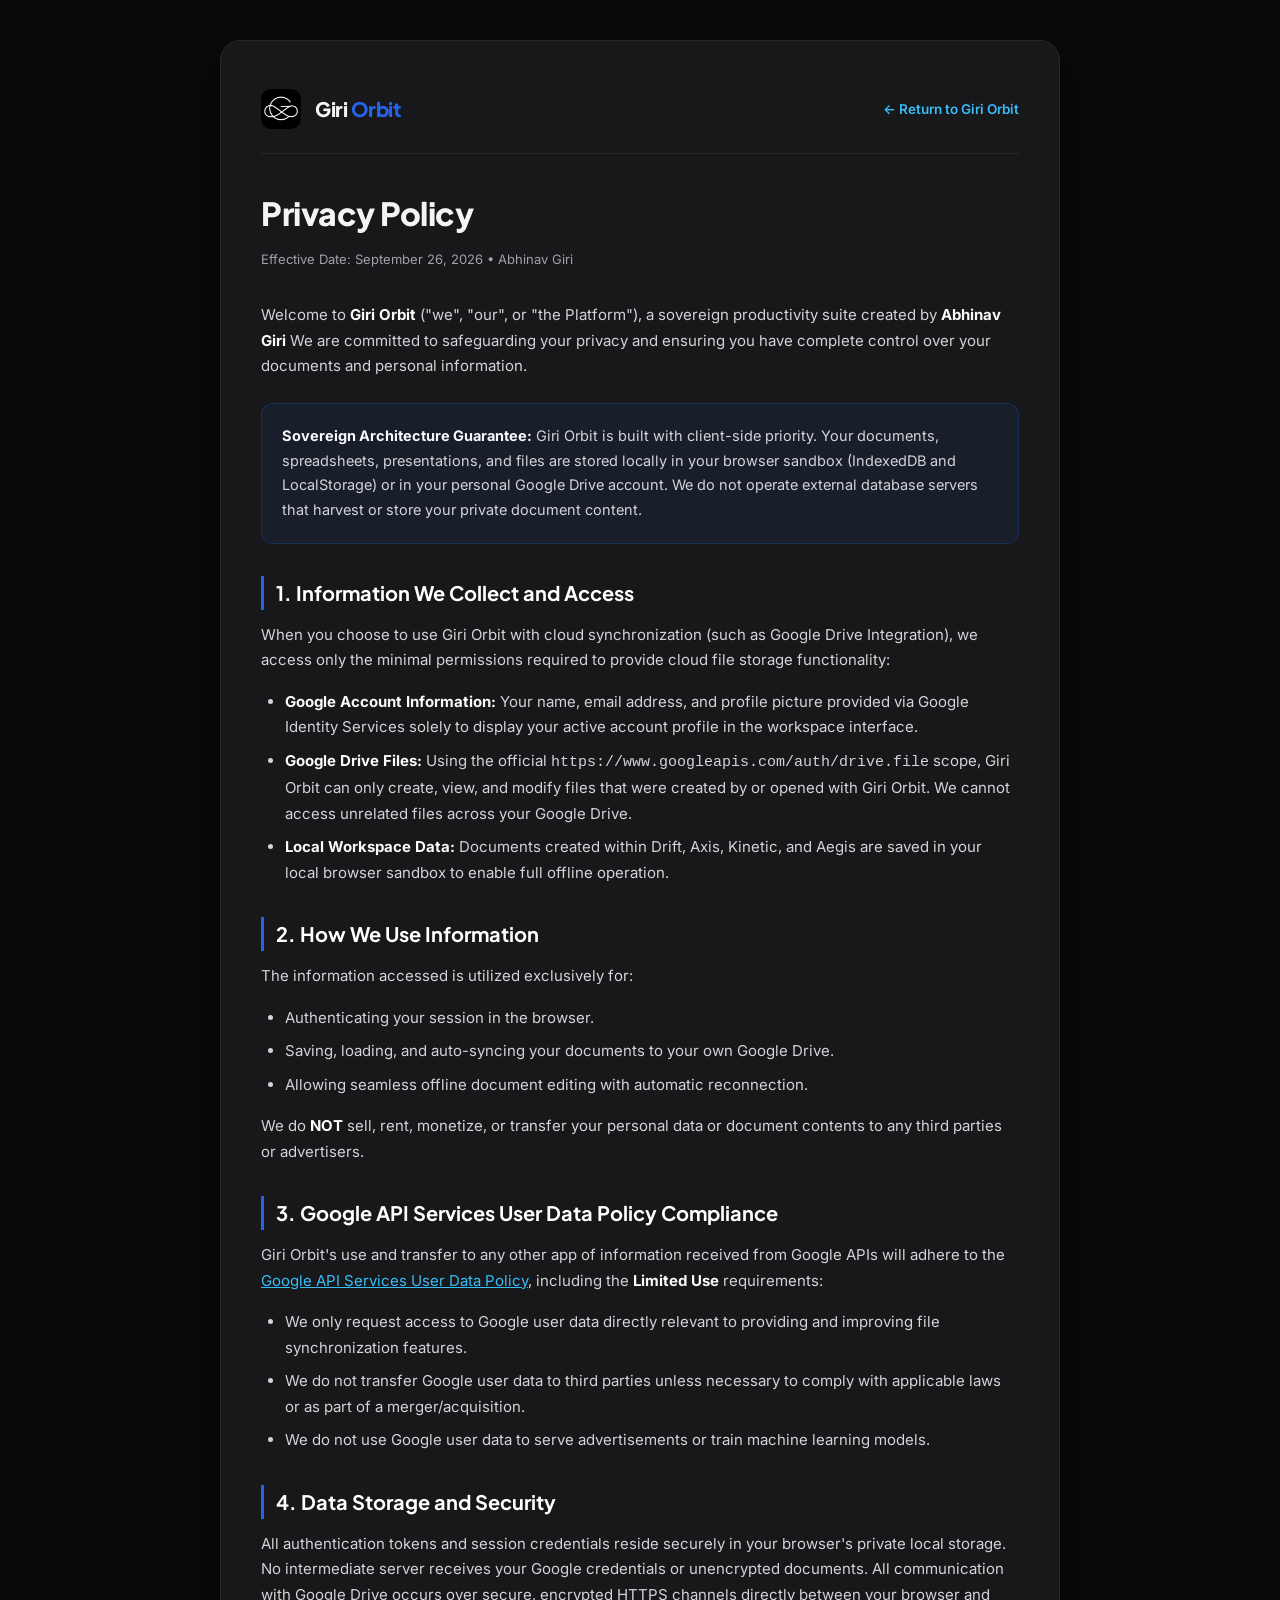
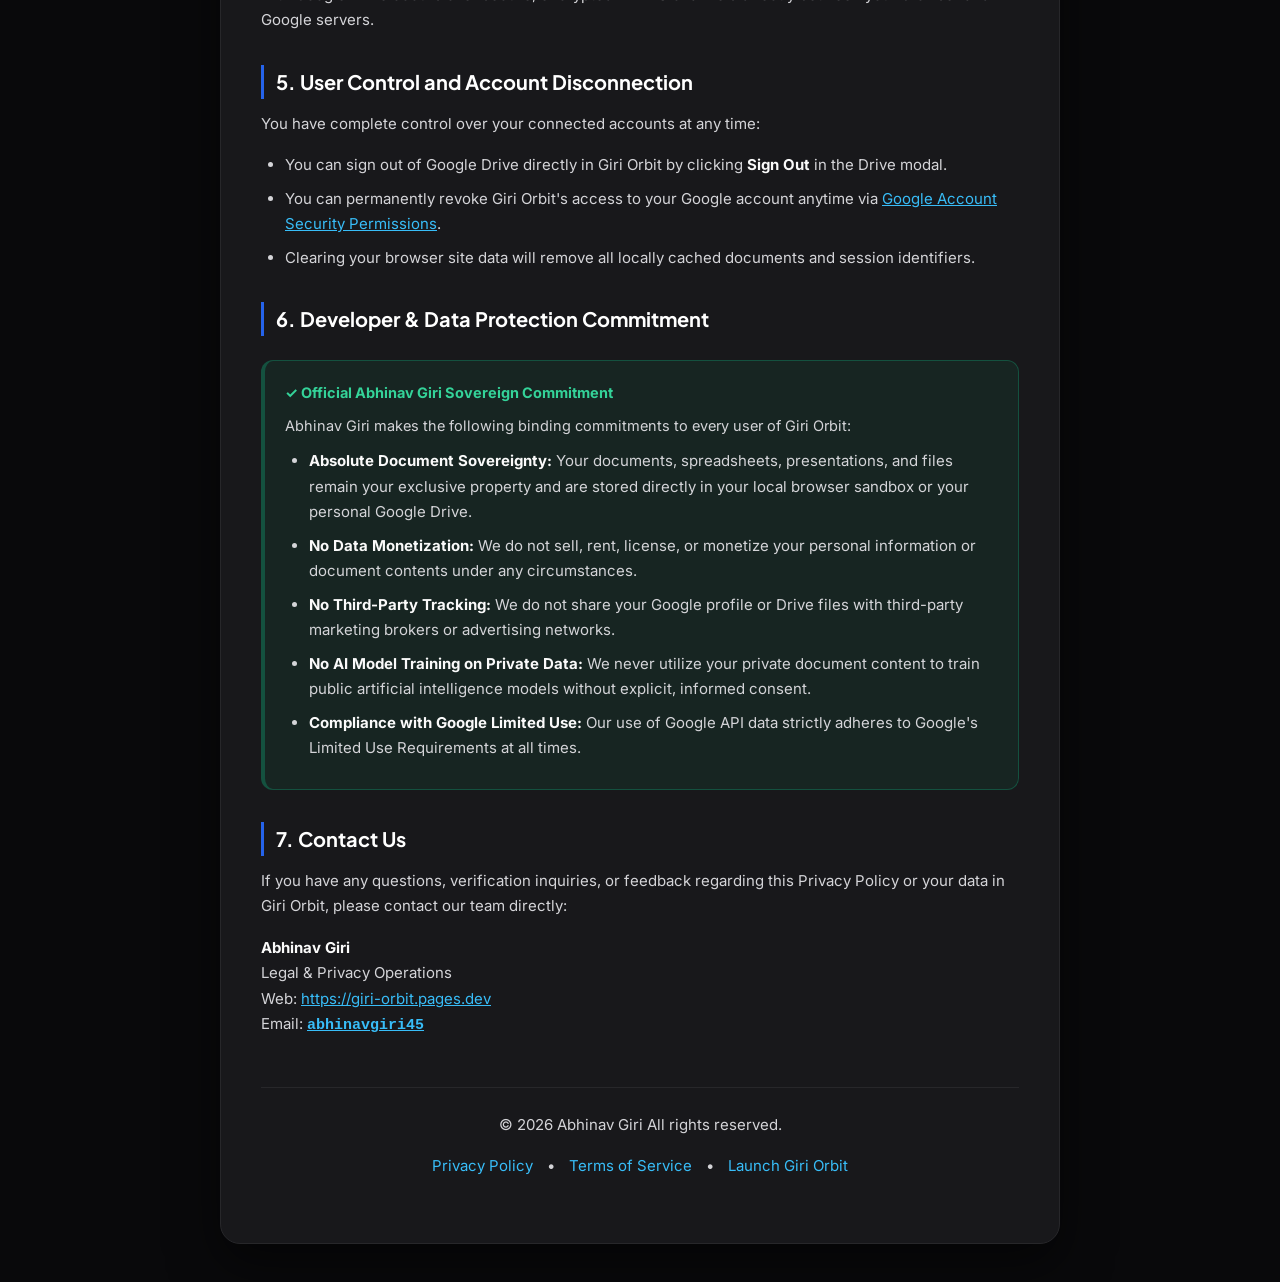
<file: privacy.html>
<!DOCTYPE html>
<html lang="en">
<head>
  <meta charset="UTF-8">
  <meta name="viewport" content="width=device-width, initial-scale=1.0">
  <title>Privacy Policy — Giri Orbit | Made by Abhinav Giri</title>
  <link rel="icon" type="image/png" href="assets/giri-logo-symbol.png">
  <link rel="preconnect" href="https://fonts.googleapis.com">
  <link rel="preconnect" href="https://fonts.gstatic.com" crossorigin>
  <link href="https://fonts.googleapis.com/css2?family=Inter:wght@300;400;500;600;700;800&family=Plus+Jakarta+Sans:wght@600;700;800&display=swap" rel="stylesheet">
  <style>
    :root {
      --bg: #09090b;
      --card-bg: #18181b;
      --border: #27272a;
      --text: #f4f4f5;
      --text-muted: #a1a1aa;
      --primary: #2563eb;
      --accent: #38bdf8;
    }
    * {
      box-sizing: border-box;
      margin: 0;
      padding: 0;
    }
    body {
      background: var(--bg);
      color: var(--text);
      font-family: 'Inter', system-ui, -apple-system, BlinkMacSystemFont, 'Segoe UI', Roboto, sans-serif;
      line-height: 1.7;
      padding: 40px 20px;
    }
    .container {
      max-width: 840px;
      margin: 0 auto;
      background: var(--card-bg);
      border: 1px solid var(--border);
      border-radius: 20px;
      padding: 48px 40px;
      box-shadow: 0 20px 50px rgba(0,0,0,0.5);
    }
    header {
      display: flex;
      align-items: center;
      justify-content: space-between;
      border-bottom: 1px solid var(--border);
      padding-bottom: 24px;
      margin-bottom: 32px;
      flex-wrap: wrap;
      gap: 16px;
    }
    .brand {
      display: flex;
      align-items: center;
      gap: 14px;
      text-decoration: none;
      color: inherit;
    }
    .brand img {
      width: 40px;
      height: 40px;
      border-radius: 10px;
    }
    .brand-title {
      font-family: 'Plus Jakarta Sans', sans-serif;
      font-weight: 800;
      font-size: 20px;
      letter-spacing: -0.5px;
    }
    .brand-title span {
      color: var(--primary);
    }
    .back-link {
      font-size: 13.5px;
      font-weight: 600;
      color: var(--accent);
      text-decoration: none;
      display: inline-flex;
      align-items: center;
      gap: 6px;
    }
    .back-link:hover {
      text-decoration: underline;
    }
    h1 {
      font-family: 'Plus Jakarta Sans', sans-serif;
      font-size: 32px;
      font-weight: 800;
      margin-bottom: 8px;
      letter-spacing: -0.5px;
    }
    .effective-date {
      font-size: 13px;
      color: var(--text-muted);
      margin-bottom: 32px;
    }
    h2 {
      font-family: 'Plus Jakarta Sans', sans-serif;
      font-size: 20px;
      font-weight: 700;
      color: #ffffff;
      margin: 32px 0 12px 0;
      border-left: 3px solid var(--primary);
      padding-left: 12px;
    }
    p, ul {
      color: #d4d4d8;
      font-size: 15px;
      margin-bottom: 16px;
    }
    ul {
      padding-left: 24px;
    }
    li {
      margin-bottom: 8px;
    }
    strong {
      color: #fafafa;
    }
    .highlight-box {
      background: rgba(37, 99, 235, 0.08);
      border: 1px solid rgba(37, 99, 235, 0.25);
      border-radius: 12px;
      padding: 20px;
      margin: 24px 0;
    }
    .highlight-box p {
      margin-bottom: 0;
      font-size: 14.5px;
    }
    footer {
      margin-top: 48px;
      padding-top: 24px;
      border-top: 1px solid var(--border);
      text-align: center;
      font-size: 13px;
      color: var(--text-muted);
    }
    footer a {
      color: var(--accent);
      text-decoration: none;
      margin: 0 10px;
    }
    footer a:hover {
      text-decoration: underline;
    }
    @media (max-width: 640px) {
      .container {
        padding: 32px 20px;
      }
      h1 {
        font-size: 26px;
      }
    }
  </style>
</head>
<body>
  <div class="container">
    <header>
      <a href="/" class="brand">
        <img src="assets/giri-logo-symbol.png" alt="Giri Orbit">
        <div class="brand-title">Giri <span>Orbit</span></div>
      </a>
      <a href="/" class="back-link">← Return to Giri Orbit</a>
    </header>

    <main>
      <h1>Privacy Policy</h1>
      <div class="effective-date">Effective Date: September 26, 2026 • Abhinav Giri</div>

      <p>
        Welcome to <strong>Giri Orbit</strong> ("we", "our", or "the Platform"), a sovereign productivity suite created by <strong>Abhinav Giri</strong> We are committed to safeguarding your privacy and ensuring you have complete control over your documents and personal information.
      </p>

      <div class="highlight-box">
        <p>
          <strong>Sovereign Architecture Guarantee:</strong> Giri Orbit is built with client-side priority. Your documents, spreadsheets, presentations, and files are stored locally in your browser sandbox (IndexedDB and LocalStorage) or in your personal Google Drive account. We do not operate external database servers that harvest or store your private document content.
        </p>
      </div>

      <h2>1. Information We Collect and Access</h2>
      <p>
        When you choose to use Giri Orbit with cloud synchronization (such as Google Drive Integration), we access only the minimal permissions required to provide cloud file storage functionality:
      </p>
      <ul>
        <li><strong>Google Account Information:</strong> Your name, email address, and profile picture provided via Google Identity Services solely to display your active account profile in the workspace interface.</li>
        <li><strong>Google Drive Files:</strong> Using the official <code>https://www.googleapis.com/auth/drive.file</code> scope, Giri Orbit can only create, view, and modify files that were created by or opened with Giri Orbit. We cannot access unrelated files across your Google Drive.</li>
        <li><strong>Local Workspace Data:</strong> Documents created within Drift, Axis, Kinetic, and Aegis are saved in your local browser sandbox to enable full offline operation.</li>
      </ul>

      <h2>2. How We Use Information</h2>
      <p>The information accessed is utilized exclusively for:</p>
      <ul>
        <li>Authenticating your session in the browser.</li>
        <li>Saving, loading, and auto-syncing your documents to your own Google Drive.</li>
        <li>Allowing seamless offline document editing with automatic reconnection.</li>
      </ul>
      <p>We do <strong>NOT</strong> sell, rent, monetize, or transfer your personal data or document contents to any third parties or advertisers.</p>

      <h2>3. Google API Services User Data Policy Compliance</h2>
      <p>
        Giri Orbit's use and transfer to any other app of information received from Google APIs will adhere to the <a href="https://developers.google.com/terms/api-services-user-data-policy" target="_blank" rel="noopener" style="color:var(--accent);">Google API Services User Data Policy</a>, including the <strong>Limited Use</strong> requirements:
      </p>
      <ul>
        <li>We only request access to Google user data directly relevant to providing and improving file synchronization features.</li>
        <li>We do not transfer Google user data to third parties unless necessary to comply with applicable laws or as part of a merger/acquisition.</li>
        <li>We do not use Google user data to serve advertisements or train machine learning models.</li>
      </ul>

      <h2>4. Data Storage and Security</h2>
      <p>
        All authentication tokens and session credentials reside securely in your browser's private local storage. No intermediate server receives your Google credentials or unencrypted documents. All communication with Google Drive occurs over secure, encrypted HTTPS channels directly between your browser and Google servers.
      </p>

      <h2>5. User Control and Account Disconnection</h2>
      <p>
        You have complete control over your connected accounts at any time:
      </p>
      <ul>
        <li>You can sign out of Google Drive directly in Giri Orbit by clicking <strong>Sign Out</strong> in the Drive modal.</li>
        <li>You can permanently revoke Giri Orbit's access to your Google account anytime via <a href="https://myaccount.google.com/permissions" target="_blank" rel="noopener" style="color:var(--accent);">Google Account Security Permissions</a>.</li>
        <li>Clearing your browser site data will remove all locally cached documents and session identifiers.</li>
      </ul>

      <h2>6. Developer &amp; Data Protection Commitment</h2>
      <div class="highlight-box" style="border-left: 4px solid #10b981; background: rgba(16, 185, 129, 0.08); border-color: rgba(16, 185, 129, 0.3);">
        <p style="color: #34d399; font-weight: 700; margin-bottom: 8px;">
          ✓ Official Abhinav Giri Sovereign Commitment
        </p>
        <p style="margin-bottom: 10px;">
          Abhinav Giri makes the following binding commitments to every user of Giri Orbit:
        </p>
        <ul style="margin-bottom: 0;">
          <li><strong>Absolute Document Sovereignty:</strong> Your documents, spreadsheets, presentations, and files remain your exclusive property and are stored directly in your local browser sandbox or your personal Google Drive.</li>
          <li><strong>No Data Monetization:</strong> We do not sell, rent, license, or monetize your personal information or document contents under any circumstances.</li>
          <li><strong>No Third-Party Tracking:</strong> We do not share your Google profile or Drive files with third-party marketing brokers or advertising networks.</li>
          <li><strong>No AI Model Training on Private Data:</strong> We never utilize your private document content to train public artificial intelligence models without explicit, informed consent.</li>
          <li><strong>Compliance with Google Limited Use:</strong> Our use of Google API data strictly adheres to Google's Limited Use Requirements at all times.</li>
        </ul>
      </div>

      <h2>7. Contact Us</h2>
      <p>
        If you have any questions, verification inquiries, or feedback regarding this Privacy Policy or your data in Giri Orbit, please contact our team directly:
      </p>
      <p>
        <strong>Abhinav Giri</strong><br>
        Legal &amp; Privacy Operations<br>
        Web: <a href="https://giri-orbit.pages.dev" style="color:var(--accent);">https://giri-orbit.pages.dev</a><br>
        Email: <a href="mailto:abhinavgiri45" style="color:var(--accent); font-family:monospace; font-weight:600;">abhinavgiri45</a>
      </p>
    </main>

    <footer>
      <p>&copy; 2026 Abhinav Giri All rights reserved.</p>
      <p style="margin-top:8px;">
        <a href="privacy.html">Privacy Policy</a> •
        <a href="terms.html">Terms of Service</a> •
        <a href="/">Launch Giri Orbit</a>
      </p>
    </footer>
  </div>
</body>
</html>
</file>
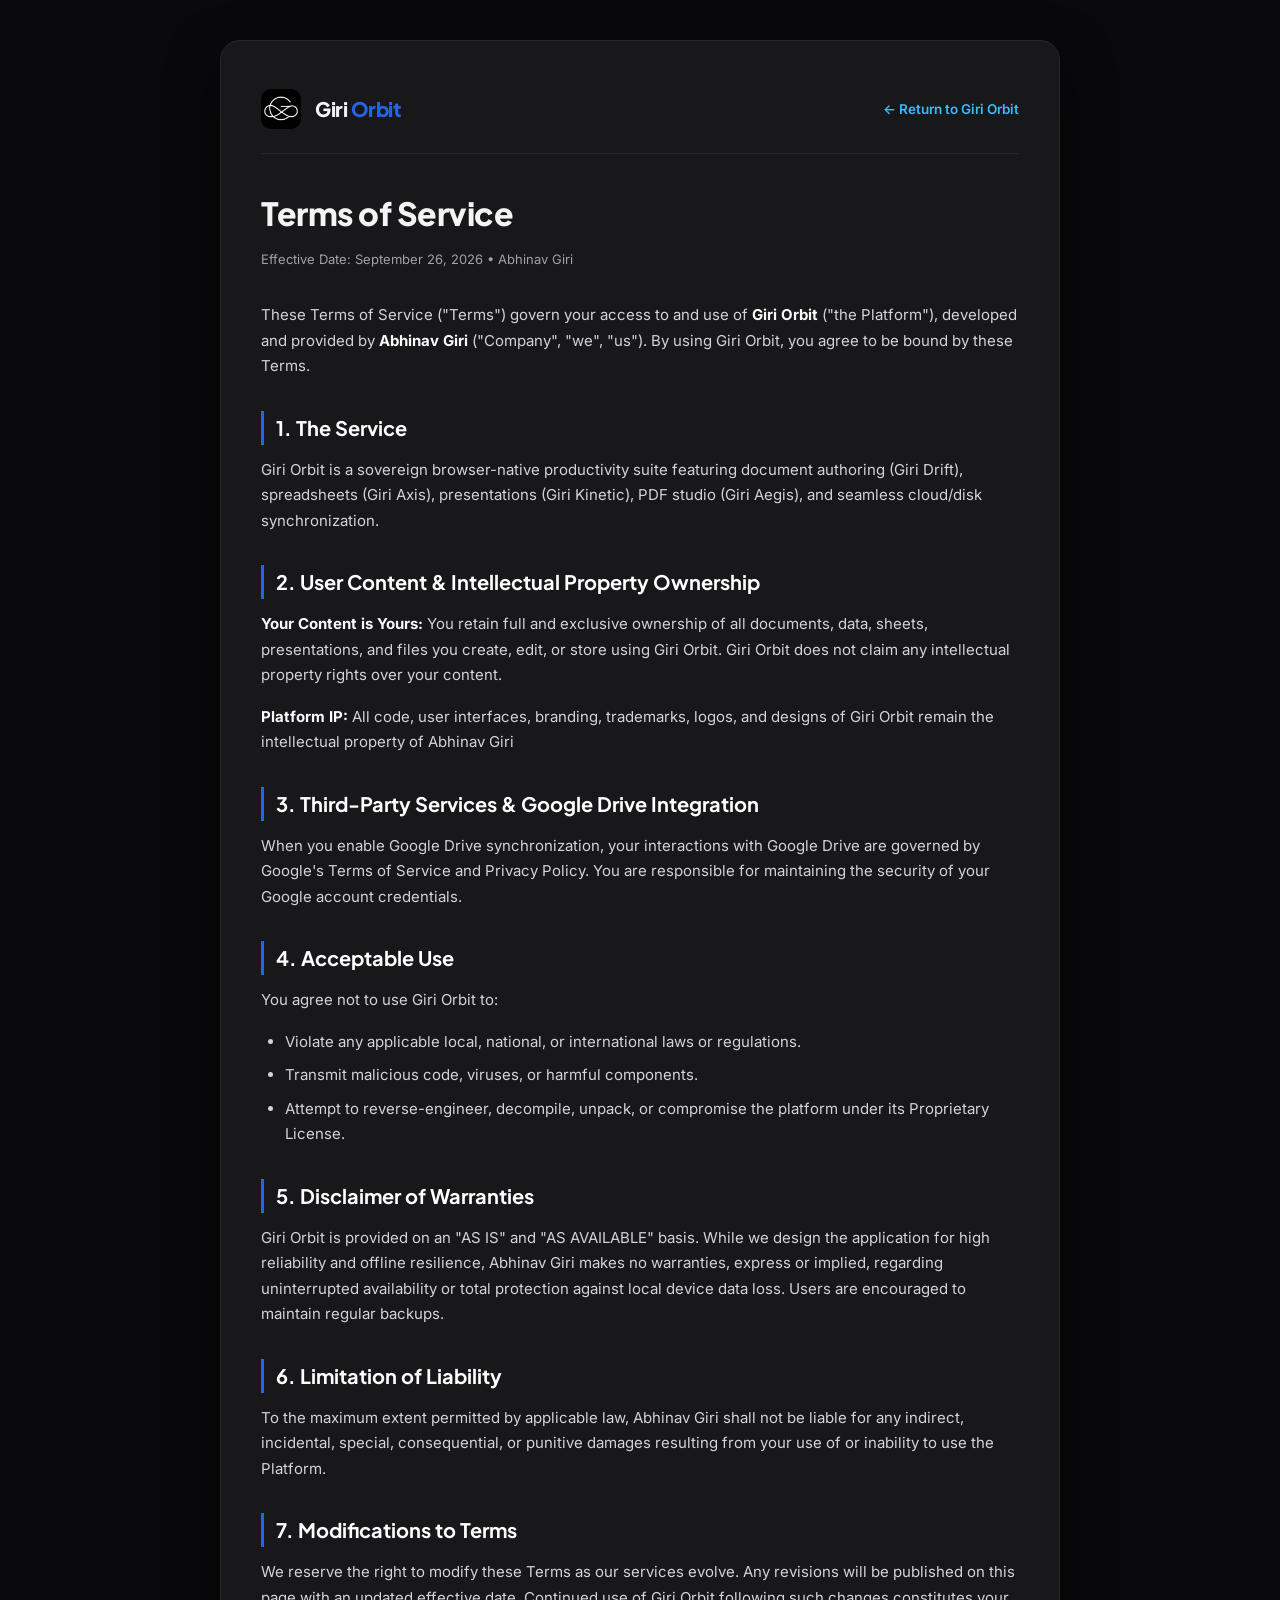
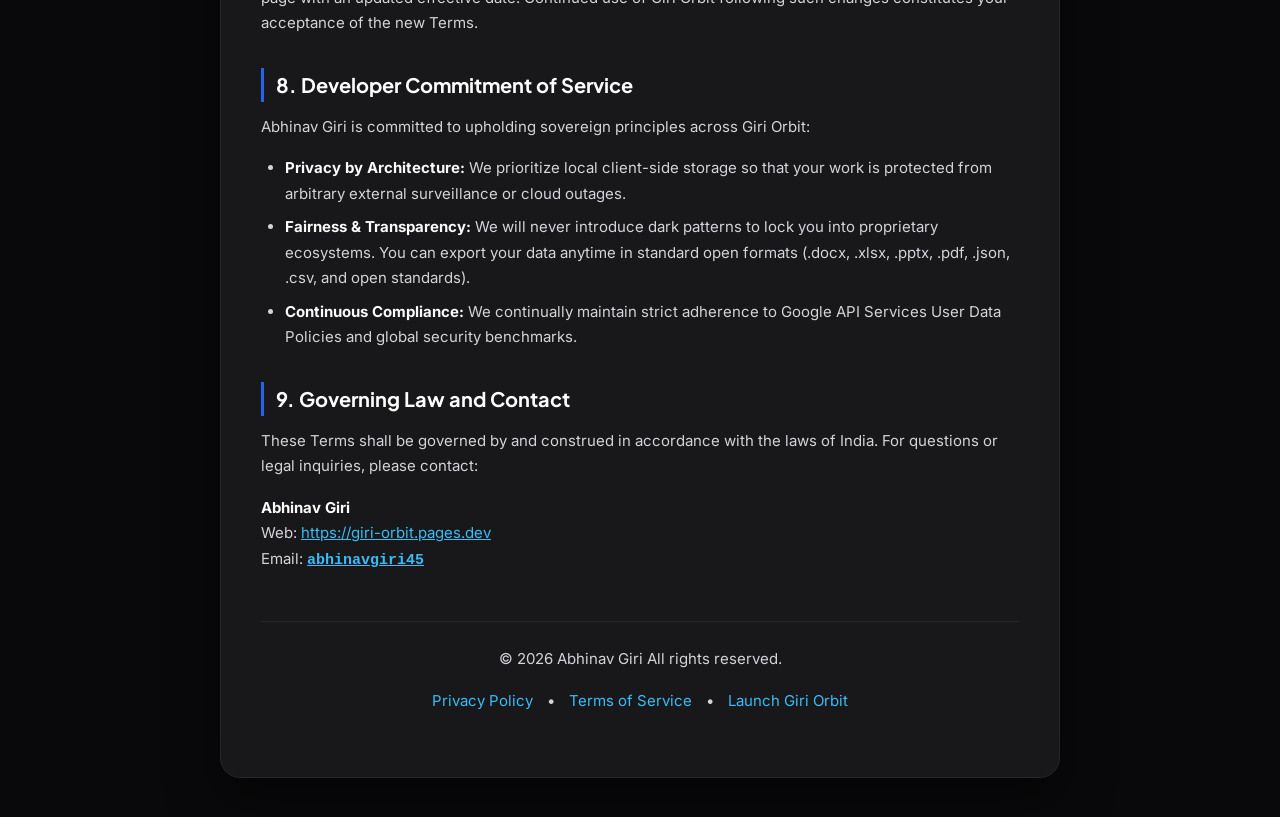
<file: terms.html>
<!DOCTYPE html>
<html lang="en">
<head>
  <meta charset="UTF-8">
  <meta name="viewport" content="width=device-width, initial-scale=1.0">
  <title>Terms of Service — Giri Orbit | Made by Abhinav Giri</title>
  <link rel="icon" type="image/png" href="assets/giri-logo-symbol.png">
  <link rel="preconnect" href="https://fonts.googleapis.com">
  <link rel="preconnect" href="https://fonts.gstatic.com" crossorigin>
  <link href="https://fonts.googleapis.com/css2?family=Inter:wght@300;400;500;600;700;800&family=Plus+Jakarta+Sans:wght@600;700;800&display=swap" rel="stylesheet">
  <style>
    :root {
      --bg: #09090b;
      --card-bg: #18181b;
      --border: #27272a;
      --text: #f4f4f5;
      --text-muted: #a1a1aa;
      --primary: #2563eb;
      --accent: #38bdf8;
    }
    * {
      box-sizing: border-box;
      margin: 0;
      padding: 0;
    }
    body {
      background: var(--bg);
      color: var(--text);
      font-family: 'Inter', system-ui, -apple-system, BlinkMacSystemFont, 'Segoe UI', Roboto, sans-serif;
      line-height: 1.7;
      padding: 40px 20px;
    }
    .container {
      max-width: 840px;
      margin: 0 auto;
      background: var(--card-bg);
      border: 1px solid var(--border);
      border-radius: 20px;
      padding: 48px 40px;
      box-shadow: 0 20px 50px rgba(0,0,0,0.5);
    }
    header {
      display: flex;
      align-items: center;
      justify-content: space-between;
      border-bottom: 1px solid var(--border);
      padding-bottom: 24px;
      margin-bottom: 32px;
      flex-wrap: wrap;
      gap: 16px;
    }
    .brand {
      display: flex;
      align-items: center;
      gap: 14px;
      text-decoration: none;
      color: inherit;
    }
    .brand img {
      width: 40px;
      height: 40px;
      border-radius: 10px;
    }
    .brand-title {
      font-family: 'Plus Jakarta Sans', sans-serif;
      font-weight: 800;
      font-size: 20px;
      letter-spacing: -0.5px;
    }
    .brand-title span {
      color: var(--primary);
    }
    .back-link {
      font-size: 13.5px;
      font-weight: 600;
      color: var(--accent);
      text-decoration: none;
      display: inline-flex;
      align-items: center;
      gap: 6px;
    }
    .back-link:hover {
      text-decoration: underline;
    }
    h1 {
      font-family: 'Plus Jakarta Sans', sans-serif;
      font-size: 32px;
      font-weight: 800;
      margin-bottom: 8px;
      letter-spacing: -0.5px;
    }
    .effective-date {
      font-size: 13px;
      color: var(--text-muted);
      margin-bottom: 32px;
    }
    h2 {
      font-family: 'Plus Jakarta Sans', sans-serif;
      font-size: 20px;
      font-weight: 700;
      color: #ffffff;
      margin: 32px 0 12px 0;
      border-left: 3px solid var(--primary);
      padding-left: 12px;
    }
    p, ul {
      color: #d4d4d8;
      font-size: 15px;
      margin-bottom: 16px;
    }
    ul {
      padding-left: 24px;
    }
    li {
      margin-bottom: 8px;
    }
    strong {
      color: #fafafa;
    }
    footer {
      margin-top: 48px;
      padding-top: 24px;
      border-top: 1px solid var(--border);
      text-align: center;
      font-size: 13px;
      color: var(--text-muted);
    }
    footer a {
      color: var(--accent);
      text-decoration: none;
      margin: 0 10px;
    }
    footer a:hover {
      text-decoration: underline;
    }
    @media (max-width: 640px) {
      .container {
        padding: 32px 20px;
      }
      h1 {
        font-size: 26px;
      }
    }
  </style>
</head>
<body>
  <div class="container">
    <header>
      <a href="/" class="brand">
        <img src="assets/giri-logo-symbol.png" alt="Giri Orbit">
        <div class="brand-title">Giri <span>Orbit</span></div>
      </a>
      <a href="/" class="back-link">← Return to Giri Orbit</a>
    </header>

    <main>
      <h1>Terms of Service</h1>
      <div class="effective-date">Effective Date: September 26, 2026 • Abhinav Giri</div>

      <p>
        These Terms of Service ("Terms") govern your access to and use of <strong>Giri Orbit</strong> ("the Platform"), developed and provided by <strong>Abhinav Giri</strong> ("Company", "we", "us"). By using Giri Orbit, you agree to be bound by these Terms.
      </p>

      <h2>1. The Service</h2>
      <p>
        Giri Orbit is a sovereign browser-native productivity suite featuring document authoring (Giri Drift), spreadsheets (Giri Axis), presentations (Giri Kinetic), PDF studio (Giri Aegis), and seamless cloud/disk synchronization.
      </p>

      <h2>2. User Content &amp; Intellectual Property Ownership</h2>
      <p>
        <strong>Your Content is Yours:</strong> You retain full and exclusive ownership of all documents, data, sheets, presentations, and files you create, edit, or store using Giri Orbit. Giri Orbit does not claim any intellectual property rights over your content.
      </p>
      <p>
        <strong>Platform IP:</strong> All code, user interfaces, branding, trademarks, logos, and designs of Giri Orbit remain the intellectual property of Abhinav Giri
      </p>

      <h2>3. Third-Party Services &amp; Google Drive Integration</h2>
      <p>
        When you enable Google Drive synchronization, your interactions with Google Drive are governed by Google's Terms of Service and Privacy Policy. You are responsible for maintaining the security of your Google account credentials.
      </p>

      <h2>4. Acceptable Use</h2>
      <p>You agree not to use Giri Orbit to:</p>
      <ul>
        <li>Violate any applicable local, national, or international laws or regulations.</li>
        <li>Transmit malicious code, viruses, or harmful components.</li>
        <li>Attempt to reverse-engineer, decompile, unpack, or compromise the platform under its Proprietary License.</li>
      </ul>

      <h2>5. Disclaimer of Warranties</h2>
      <p>
        Giri Orbit is provided on an "AS IS" and "AS AVAILABLE" basis. While we design the application for high reliability and offline resilience, Abhinav Giri makes no warranties, express or implied, regarding uninterrupted availability or total protection against local device data loss. Users are encouraged to maintain regular backups.
      </p>

      <h2>6. Limitation of Liability</h2>
      <p>
        To the maximum extent permitted by applicable law, Abhinav Giri shall not be liable for any indirect, incidental, special, consequential, or punitive damages resulting from your use of or inability to use the Platform.
      </p>

      <h2>7. Modifications to Terms</h2>
      <p>
        We reserve the right to modify these Terms as our services evolve. Any revisions will be published on this page with an updated effective date. Continued use of Giri Orbit following such changes constitutes your acceptance of the new Terms.
      </p>

      <h2>8. Developer Commitment of Service</h2>
      <p>
        Abhinav Giri is committed to upholding sovereign principles across Giri Orbit:
      </p>
      <ul>
        <li><strong>Privacy by Architecture:</strong> We prioritize local client-side storage so that your work is protected from arbitrary external surveillance or cloud outages.</li>
        <li><strong>Fairness &amp; Transparency:</strong> We will never introduce dark patterns to lock you into proprietary ecosystems. You can export your data anytime in standard open formats (.docx, .xlsx, .pptx, .pdf, .json, .csv, and open standards).</li>
        <li><strong>Continuous Compliance:</strong> We continually maintain strict adherence to Google API Services User Data Policies and global security benchmarks.</li>
      </ul>

      <h2>9. Governing Law and Contact</h2>
      <p>
        These Terms shall be governed by and construed in accordance with the laws of India. For questions or legal inquiries, please contact:
      </p>
      <p>
        <strong>Abhinav Giri</strong><br>
        Web: <a href="https://giri-orbit.pages.dev" style="color:var(--accent);">https://giri-orbit.pages.dev</a><br>
        Email: <a href="mailto:abhinavgiri45" style="color:var(--accent); font-family:monospace; font-weight:600;">abhinavgiri45</a>
      </p>
    </main>

    <footer>
      <p>&copy; 2026 Abhinav Giri All rights reserved.</p>
      <p style="margin-top:8px;">
        <a href="privacy.html">Privacy Policy</a> •
        <a href="terms.html">Terms of Service</a> •
        <a href="/">Launch Giri Orbit</a>
      </p>
    </footer>
  </div>
</body>
</html>
</file>
